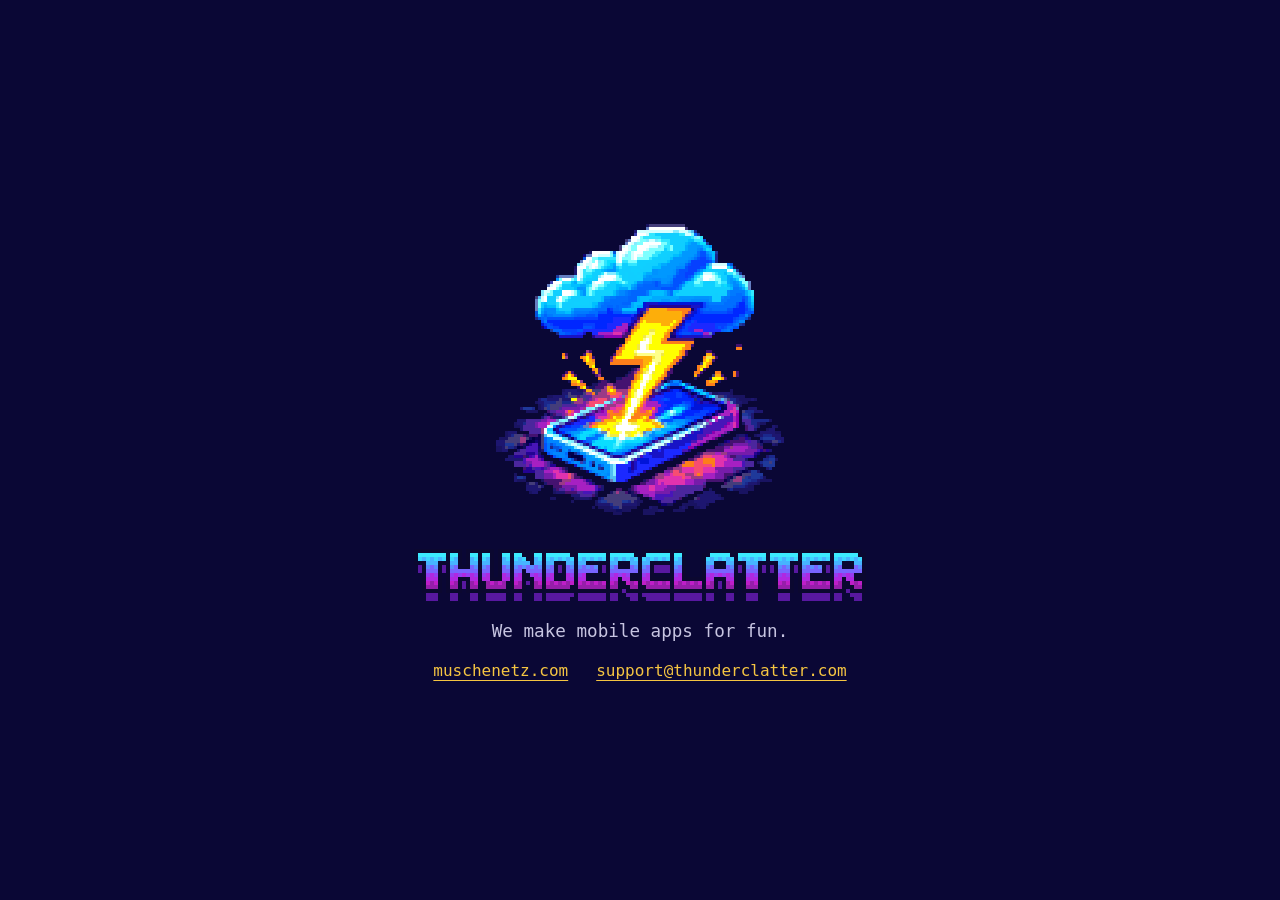
<file: index.html>
<!doctype html>
<html lang="en">
<head>
  <meta charset="utf-8">
  <meta name="viewport" content="width=device-width, initial-scale=1">
  <title>Thunderclatter</title>
  <meta name="description" content="Thunderclatter makes mobile apps for fun.">
  <meta name="theme-color" content="#0a0735">
  <link rel="icon" href="assets/thunderclatter.png" type="image/png">
  <link rel="stylesheet" href="style.css">
</head>
<body>
  <main>
    <img class="logo" src="assets/thunderclatter.png" width="100" height="100"
         alt="Pixel-art storm cloud striking a phone with lightning">
    <h1><img class="title" src="assets/title.png" width="115" height="15" alt="Thunderclatter"></h1>
    <p>We make mobile apps for fun.</p>
    <nav>
      <a href="https://muschenetz.com">muschenetz.com</a>
      <a href="mailto:support@thunderclatter.com">support@thunderclatter.com</a>
    </nav>
  </main>
</body>
</html>
</file>
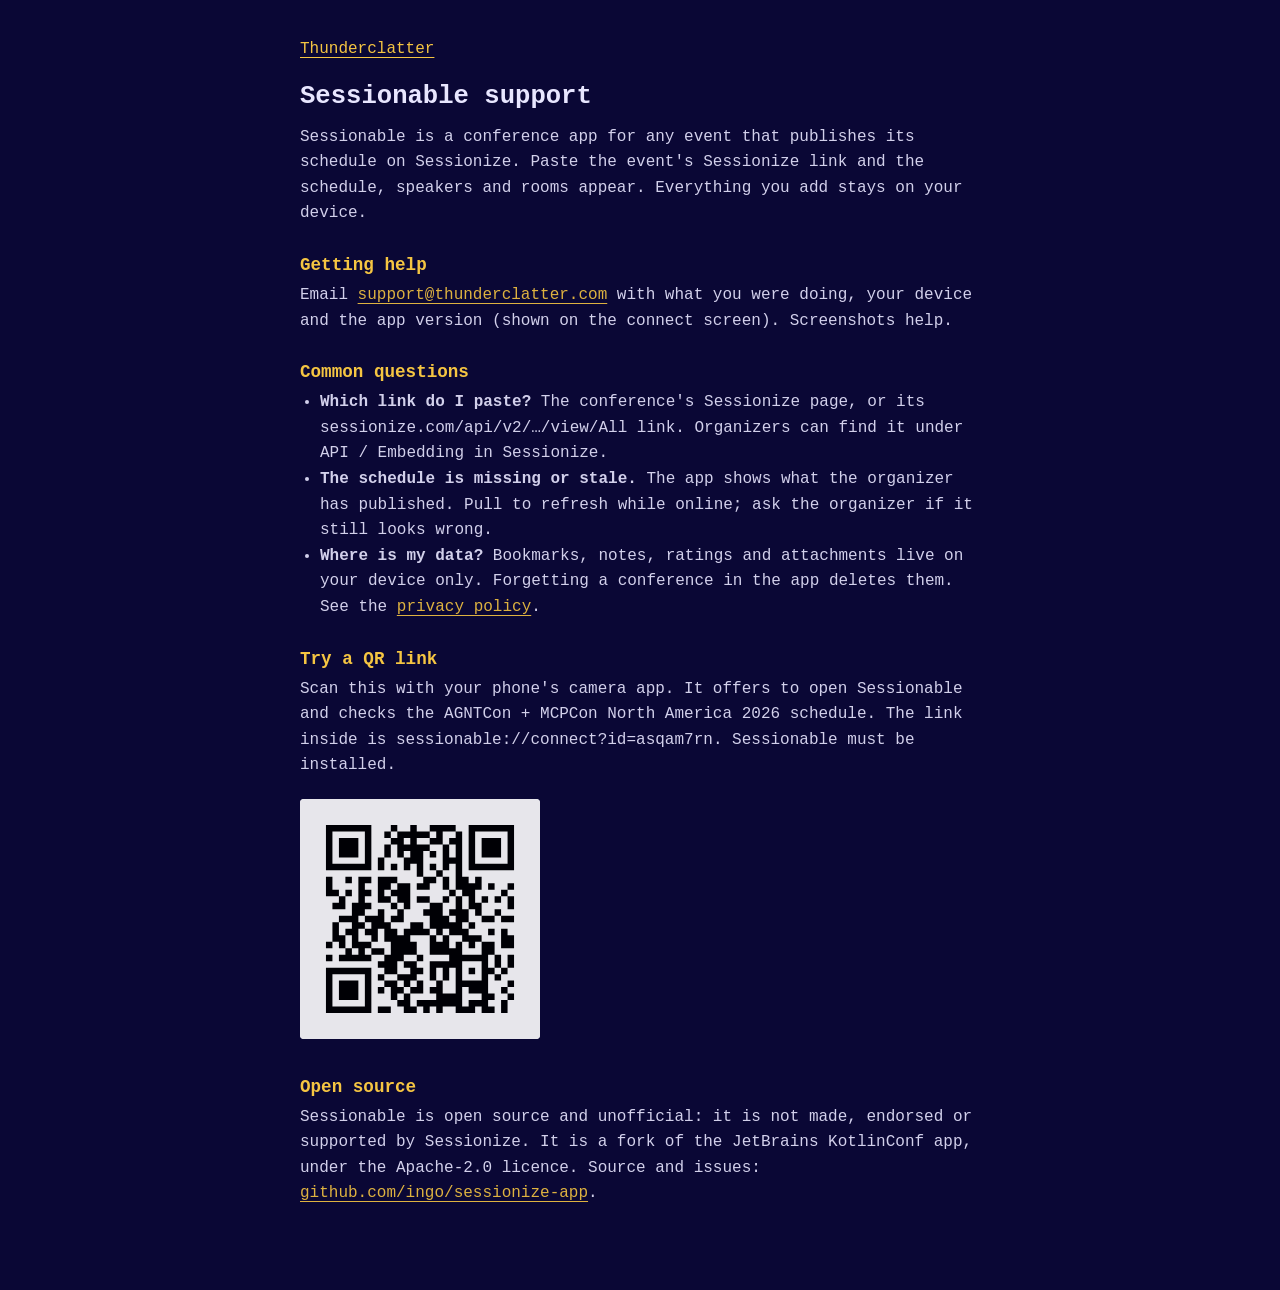
<file: sessionable/index.html>
<!doctype html>
<html lang="en">
<head>
  <meta charset="utf-8">
  <meta name="viewport" content="width=device-width, initial-scale=1">
  <title>Sessionable support · Thunderclatter</title>
  <meta name="description" content="Support for Sessionable, a conference app for any event that publishes its schedule on Sessionize.">
  <meta name="theme-color" content="#0a0735">
  <link rel="icon" href="../assets/thunderclatter.png" type="image/png">
  <link rel="stylesheet" href="../style.css">
</head>
<body class="page">
  <main class="doc">
    <a class="home" href="../">Thunderclatter</a>
    <h1>Sessionable support</h1>
    <p>Sessionable is a conference app for any event that publishes its schedule on Sessionize. Paste the event's Sessionize link and the schedule, speakers and rooms appear. Everything you add stays on your device.</p>

    <h2>Getting help</h2>
    <p>Email <a href="mailto:support@thunderclatter.com">support@thunderclatter.com</a> with what you were doing, your device and the app version (shown on the connect screen). Screenshots help.</p>

    <h2>Common questions</h2>
    <ul>
      <li><strong>Which link do I paste?</strong> The conference's Sessionize page, or its <code>sessionize.com/api/v2/…/view/All</code> link. Organizers can find it under API / Embedding in Sessionize.</li>
      <li><strong>The schedule is missing or stale.</strong> The app shows what the organizer has published. Pull to refresh while online; ask the organizer if it still looks wrong.</li>
      <li><strong>Where is my data?</strong> Bookmarks, notes, ratings and attachments live on your device only. Forgetting a conference in the app deletes them. See the <a href="privacy/">privacy policy</a>.</li>
    </ul>

    <h2>Try a QR link</h2>
    <p>Scan this with your phone's camera app. It offers to open Sessionable and checks the AGNTCon + MCPCon North America 2026 schedule. The link inside is <code>sessionable://connect?id=asqam7rn</code>. Sessionable must be installed.</p>
    <p><img class="qr" src="test-qr.svg" width="240" height="240" alt="QR code that opens the AGNTCon + MCPCon North America 2026 conference in Sessionable"></p>

    <h2>Open source</h2>
    <p>Sessionable is open source and unofficial: it is not made, endorsed or supported by Sessionize. It is a fork of the JetBrains KotlinConf app, under the Apache-2.0 licence. Source and issues: <a href="https://github.com/ingo/sessionize-app">github.com/ingo/sessionize-app</a>.</p>
  </main>
</body>
</html>
</file>
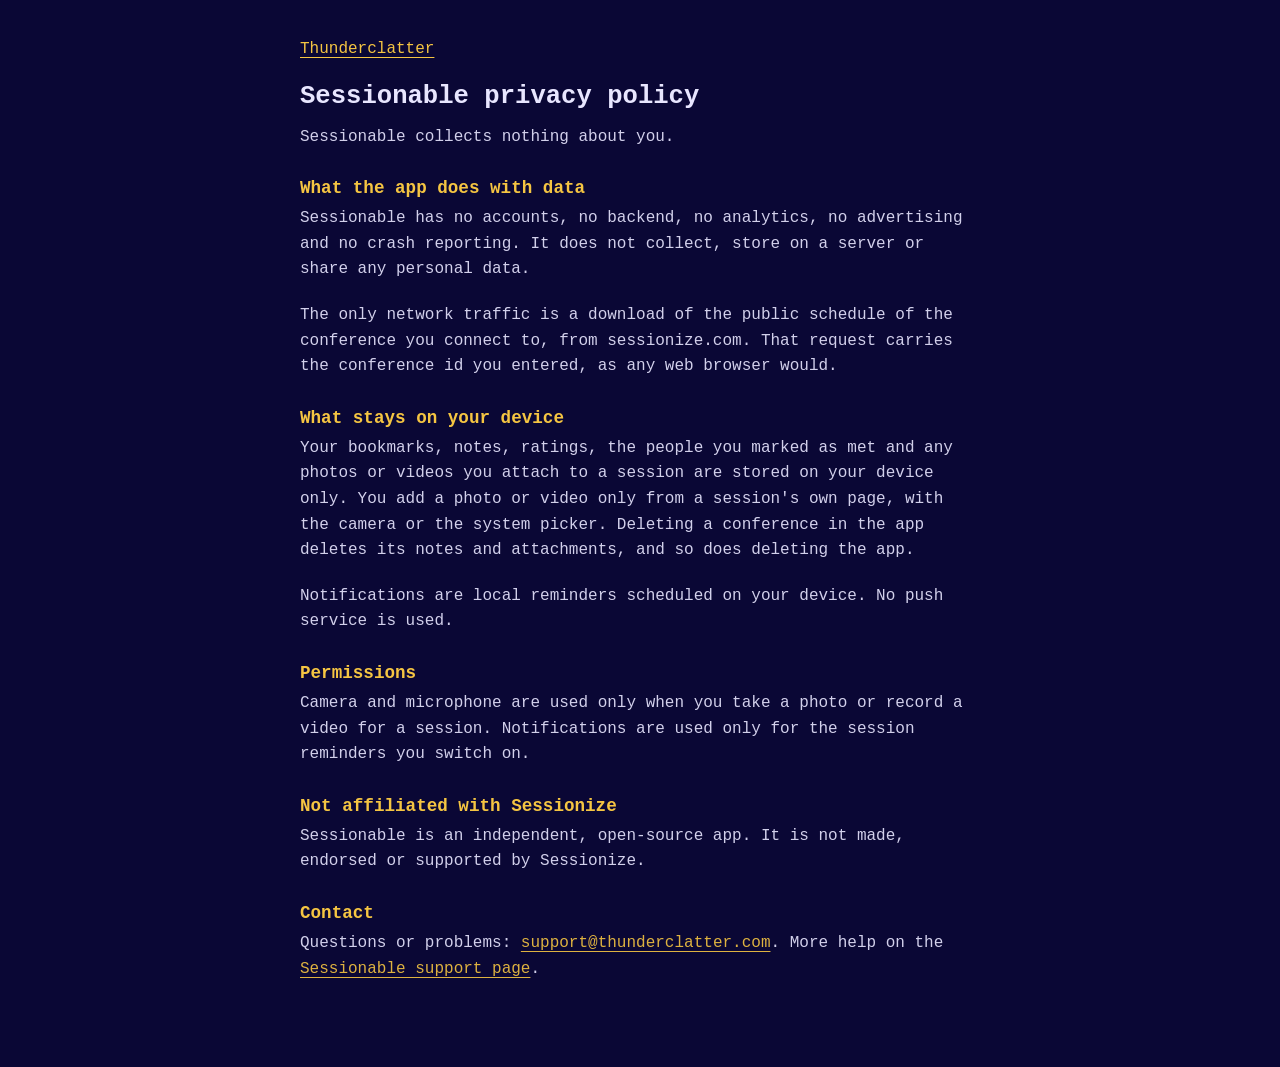
<file: sessionable/privacy/index.html>
<!doctype html>
<html lang="en">
<head>
  <meta charset="utf-8">
  <meta name="viewport" content="width=device-width, initial-scale=1">
  <title>Sessionable privacy policy · Thunderclatter</title>
  <meta name="description" content="Sessionable collects nothing about you.">
  <meta name="theme-color" content="#0a0735">
  <link rel="icon" href="../../assets/thunderclatter.png" type="image/png">
  <link rel="stylesheet" href="../../style.css">
</head>
<body class="page">
  <main class="doc">
    <a class="home" href="../../">Thunderclatter</a>
    <h1>Sessionable privacy policy</h1>
    <p>Sessionable collects nothing about you.</p>
    <section>
      <h2>What the app does with data</h2>
      <p>Sessionable has no accounts, no backend, no analytics, no advertising and no crash reporting. It does not collect, store on a server or share any personal data.</p>
      <p>The only network traffic is a download of the public schedule of the conference you connect to, from sessionize.com. That request carries the conference id you entered, as any web browser would.</p>
    </section>
    <section>
      <h2>What stays on your device</h2>
      <p>Your bookmarks, notes, ratings, the people you marked as met and any photos or videos you attach to a session are stored on your device only. You add a photo or video only from a session's own page, with the camera or the system picker. Deleting a conference in the app deletes its notes and attachments, and so does deleting the app.</p>
      <p>Notifications are local reminders scheduled on your device. No push service is used.</p>
    </section>
    <section>
      <h2>Permissions</h2>
      <p>Camera and microphone are used only when you take a photo or record a video for a session. Notifications are used only for the session reminders you switch on.</p>
    </section>
    <section>
      <h2>Not affiliated with Sessionize</h2>
      <p>Sessionable is an independent, open-source app. It is not made, endorsed or supported by Sessionize.</p>
    </section>
    <section>
      <h2>Contact</h2>
      <p>Questions or problems: <a href="mailto:support@thunderclatter.com">support@thunderclatter.com</a>. More help on the <a href="../">Sessionable support page</a>.</p>
    </section>
    </main>
</body>
</html>
</file>
<file: style.css>
:root { --bg: #0a0735; --fg: #e8e6ff; --accent: #f5c542; }
* { box-sizing: border-box; }
html, body { height: 100%; margin: 0; }
body {
  background: var(--bg);
  color: var(--fg);
  font-family: ui-monospace, "SF Mono", Menlo, Consolas, monospace;
  display: grid;
  place-items: center;
  padding: 16px;
}
main { text-align: center; }
.logo {
  width: min(300px, 60vw);
  height: auto;
  aspect-ratio: 1;
  image-rendering: pixelated;
  image-rendering: crisp-edges;
  image-rendering: pixelated;
}
h1 { margin: 20px 0 16px; line-height: 0; }
.title { width: min(460px, 80vw); height: auto; image-rendering: pixelated; }
p { margin: 0 0 20px; font-size: 1.1rem; opacity: .85; }
nav { display: flex; gap: 12px 28px; justify-content: center; flex-wrap: wrap; }
a { color: var(--accent); text-underline-offset: 4px; }
a:hover, a:focus-visible { color: #fff; }

/* Text pages (app support, privacy) */
body.page { display: block; height: auto; min-height: 100%; }
.doc { max-width: 680px; margin: 0 auto; padding: 24px 0 48px; text-align: left; }
.doc h1 { line-height: 1.2; font-size: 1.6rem; margin: 8px 0 12px; }
.doc h2 { font-size: 1.1rem; margin: 28px 0 8px; color: var(--accent); }
.doc p, .doc li { font-size: 1rem; line-height: 1.6; opacity: .9; }
.doc ul { margin: 0 0 20px; padding-left: 20px; }
.doc .home { display: inline-block; margin-bottom: 16px; }
.doc .qr { background: #fff; padding: 0; image-rendering: pixelated; border-radius: 4px; }
</file>
